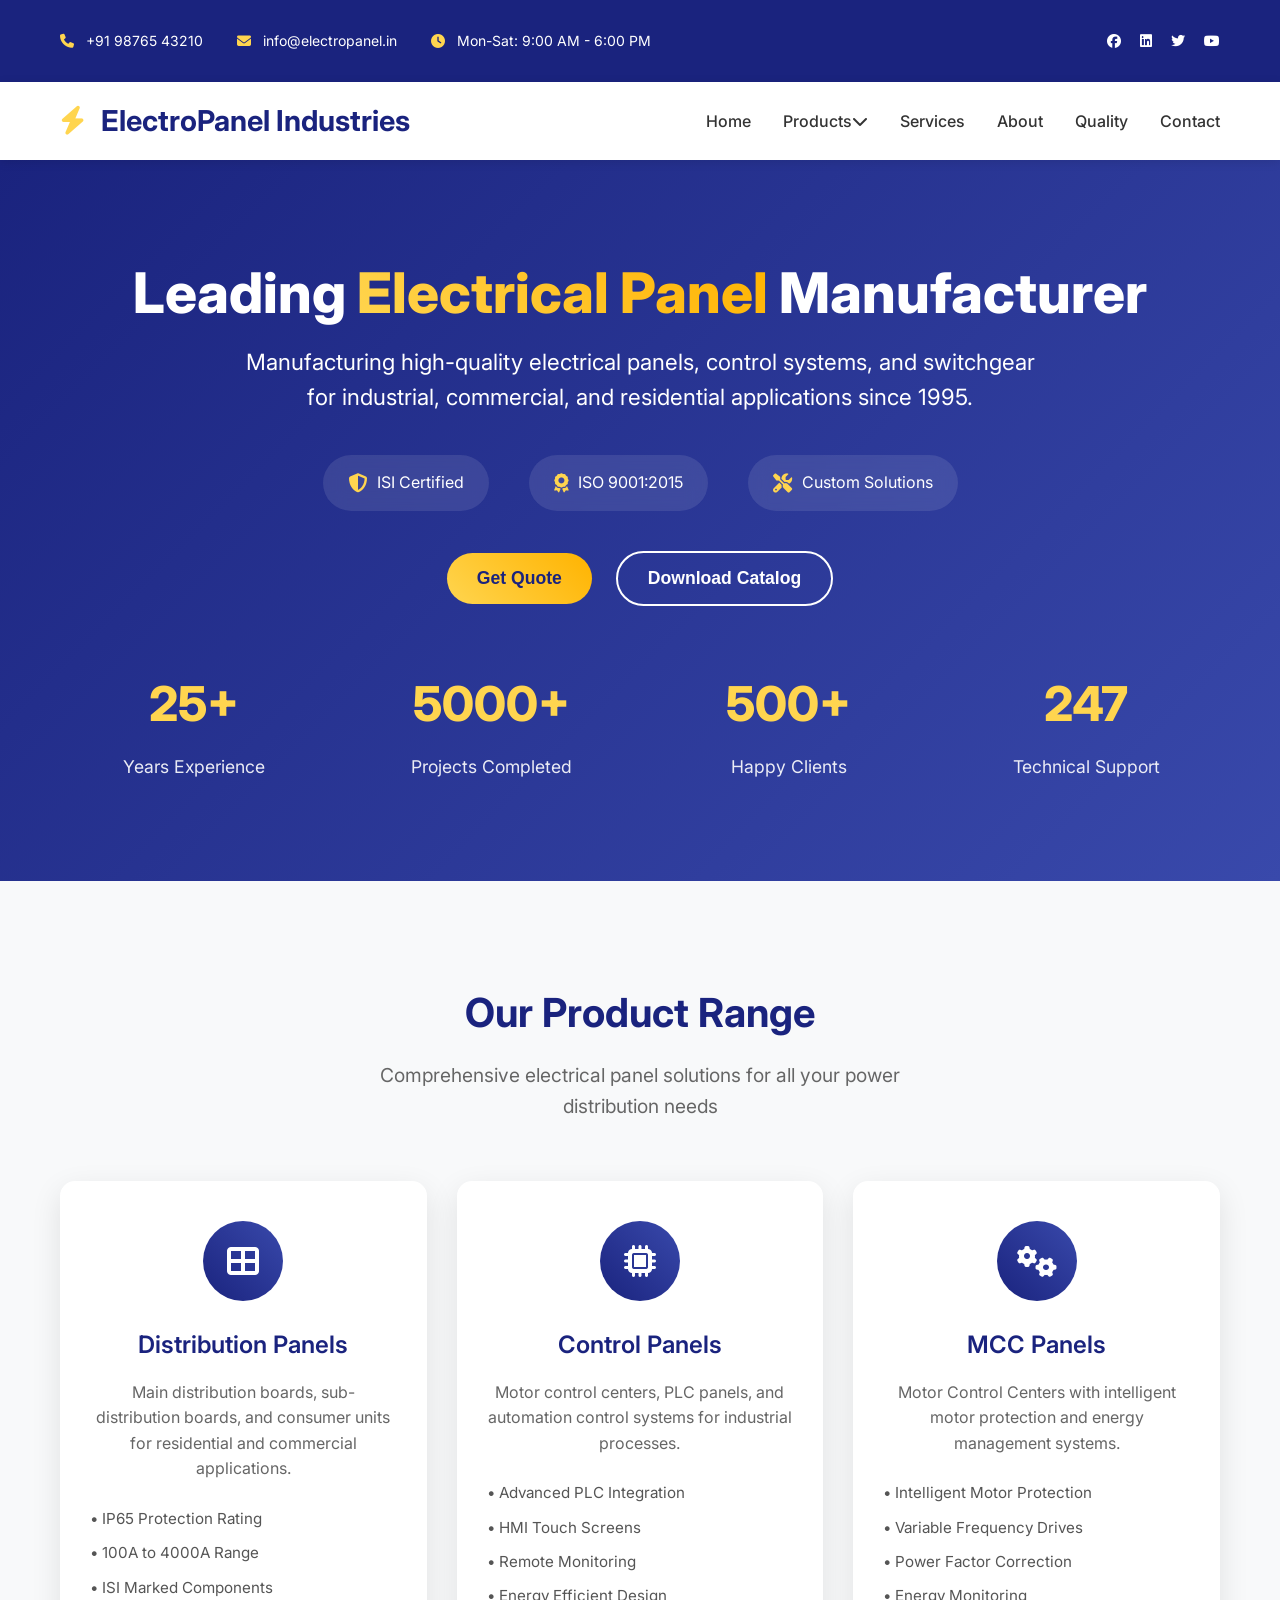
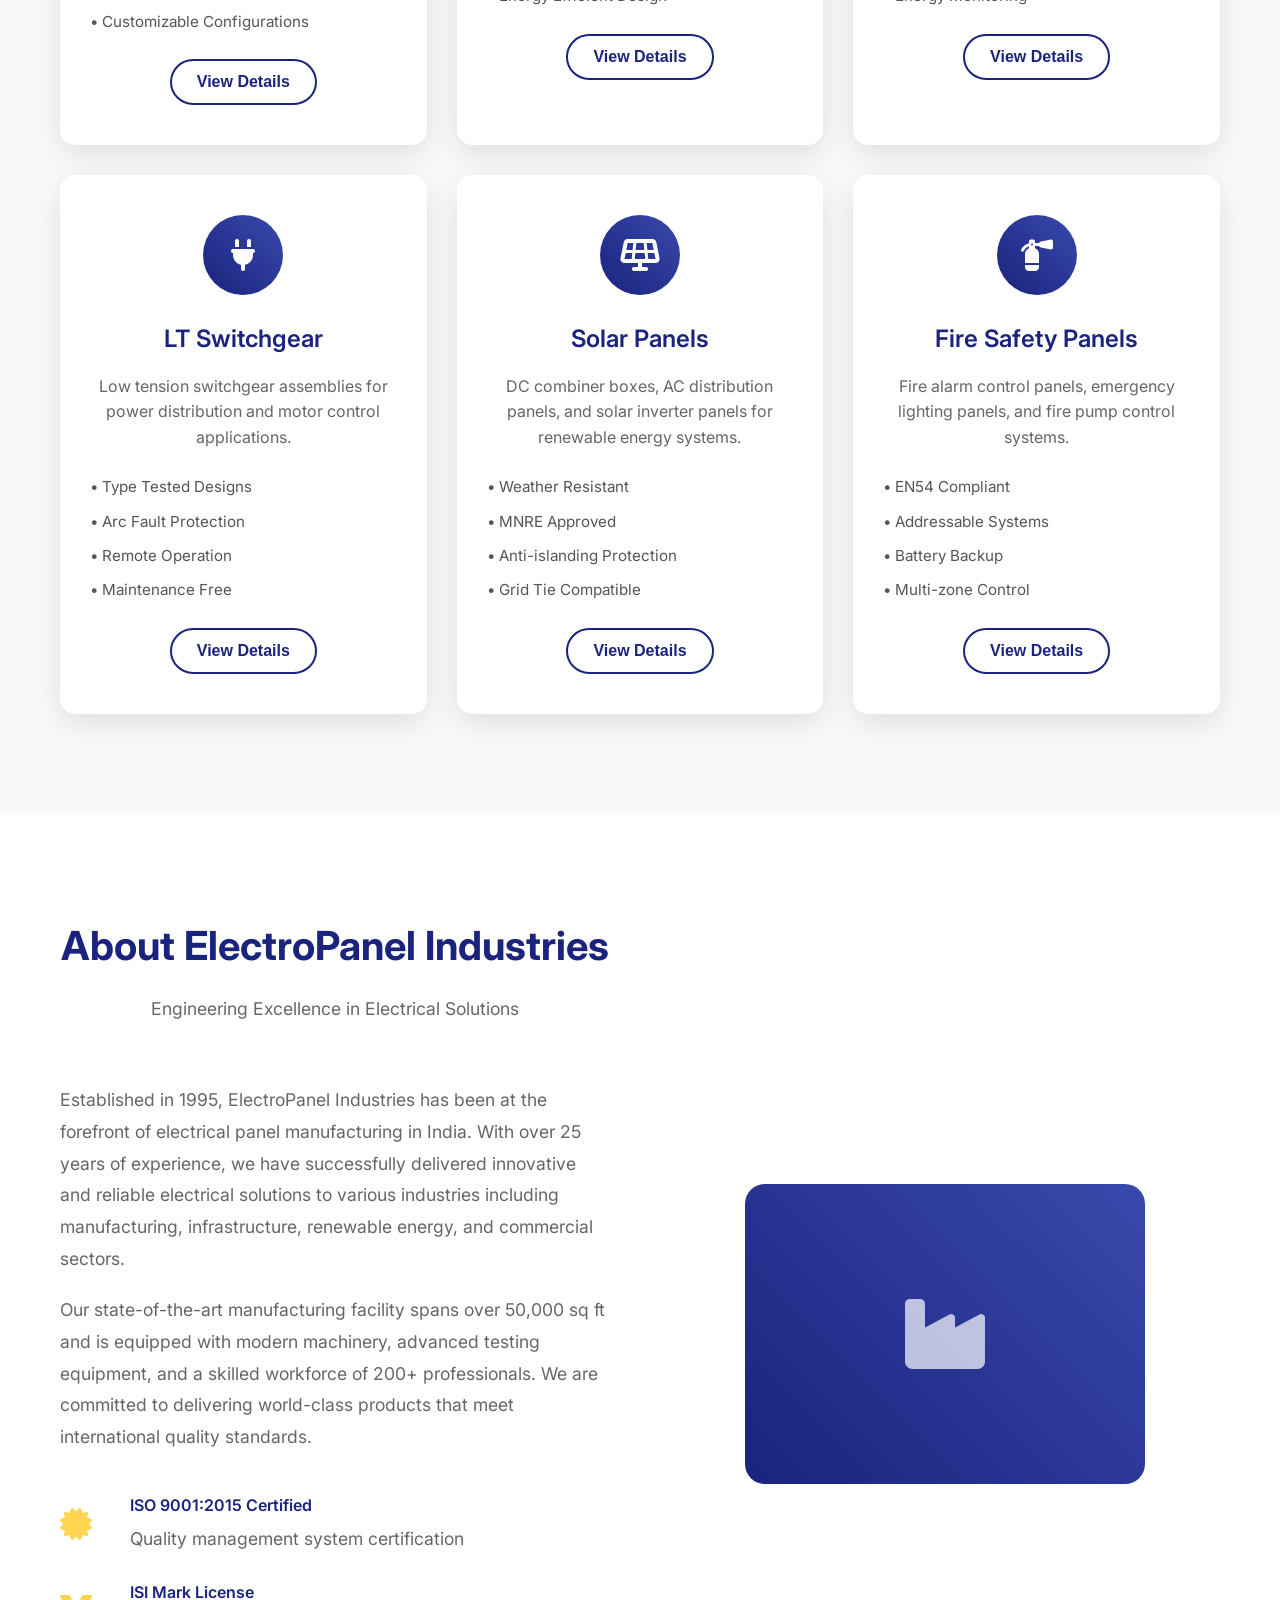
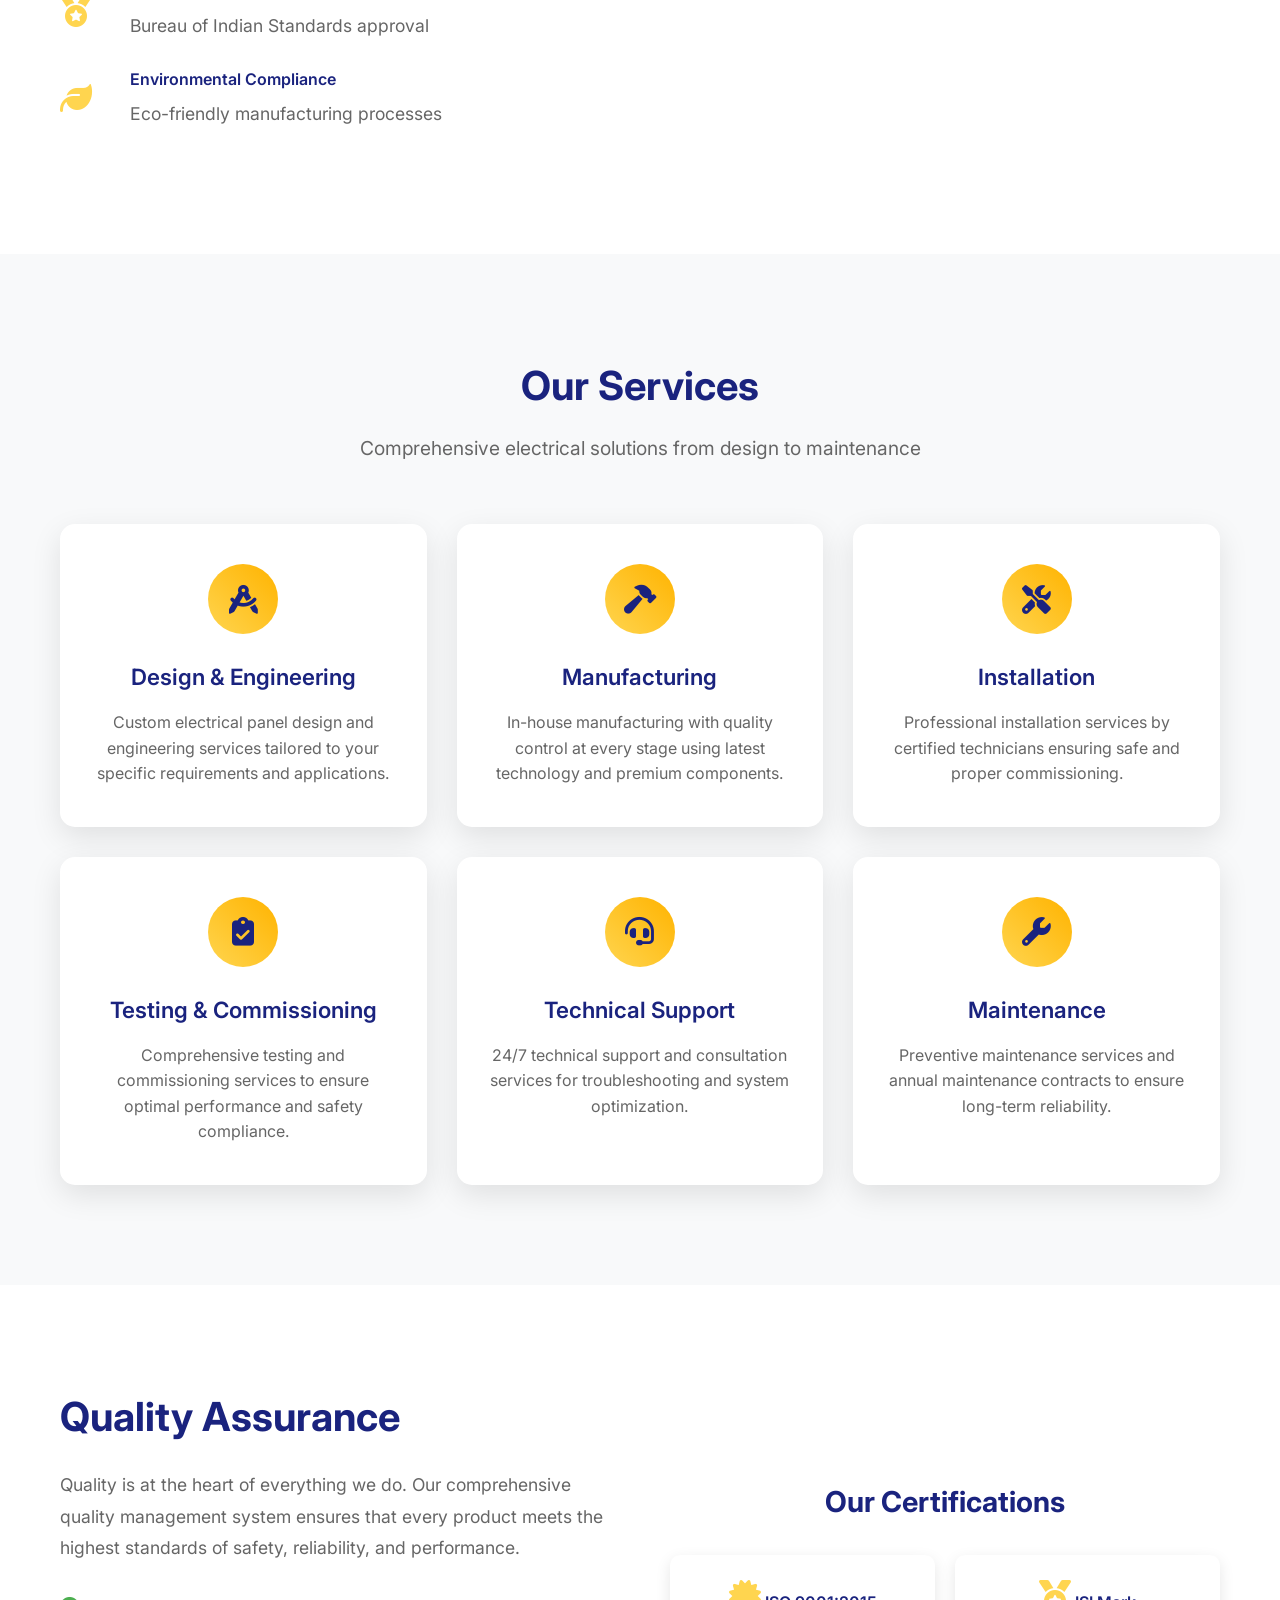
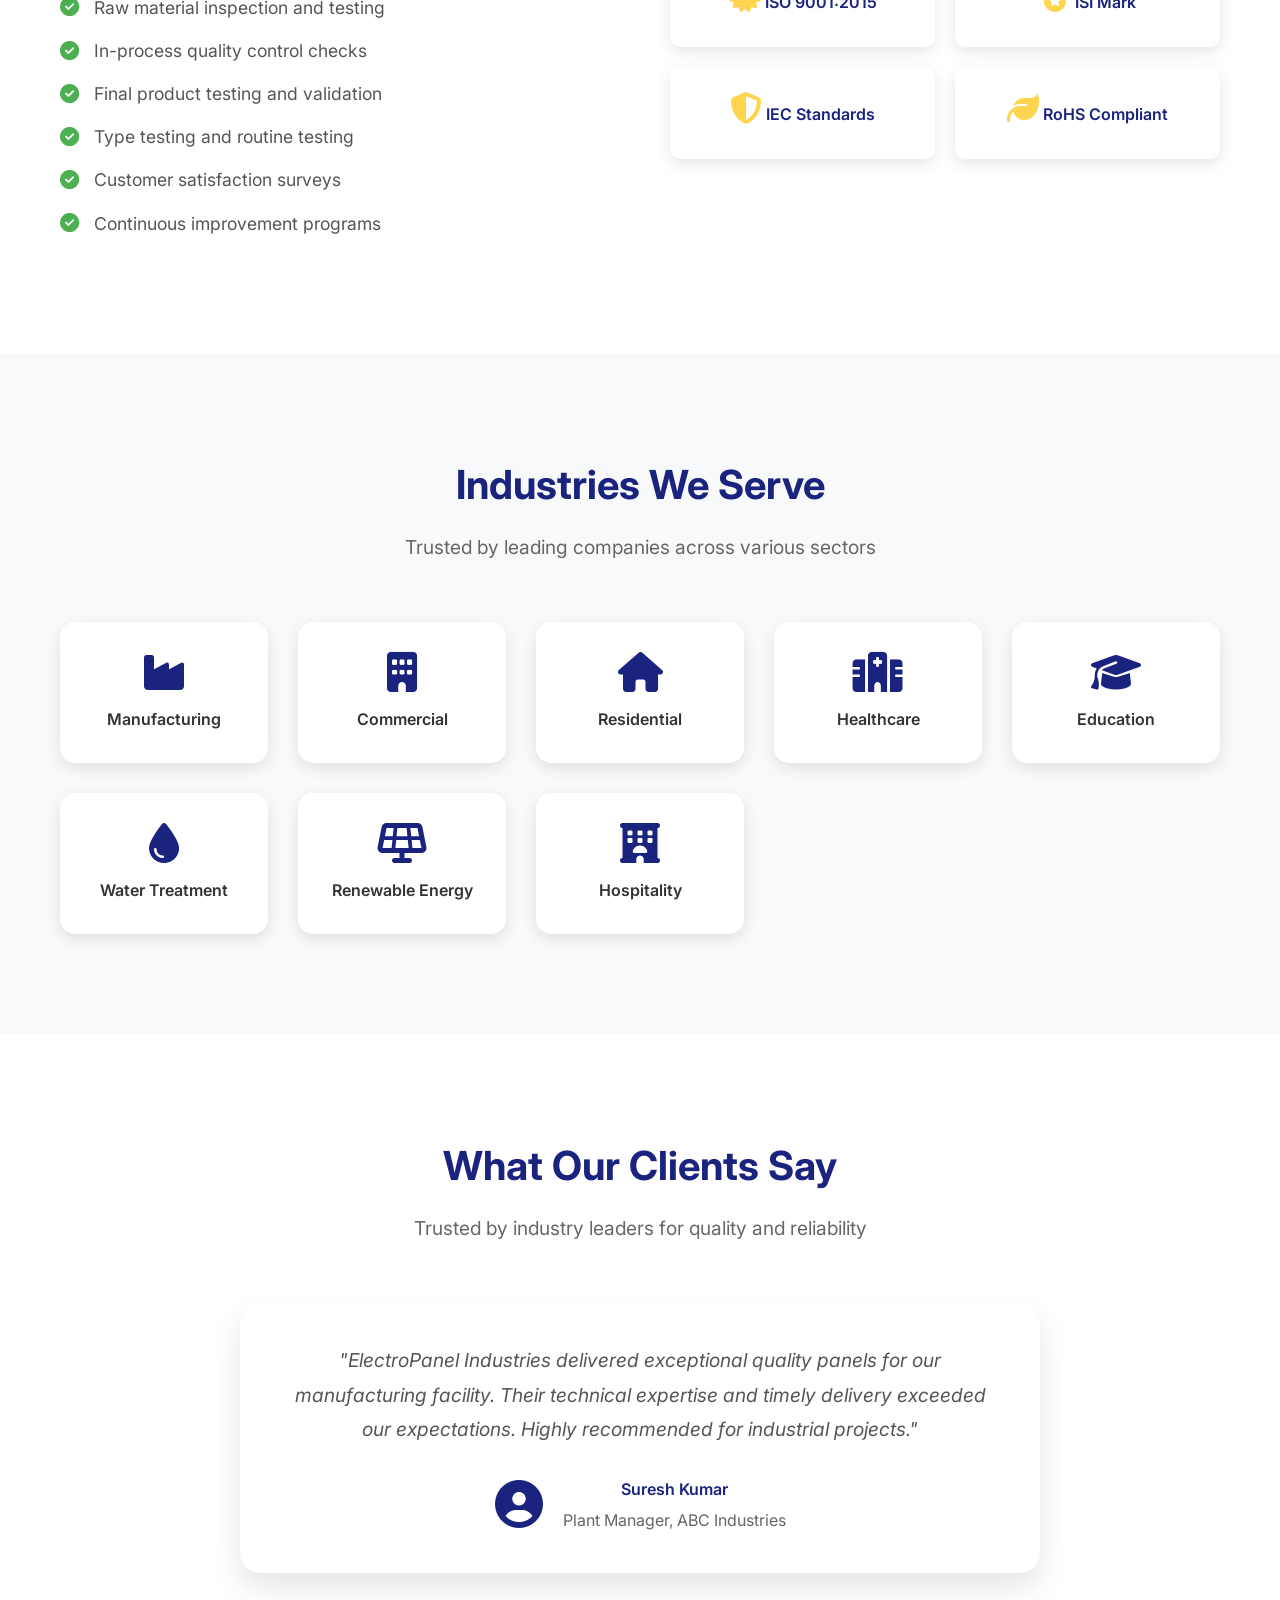
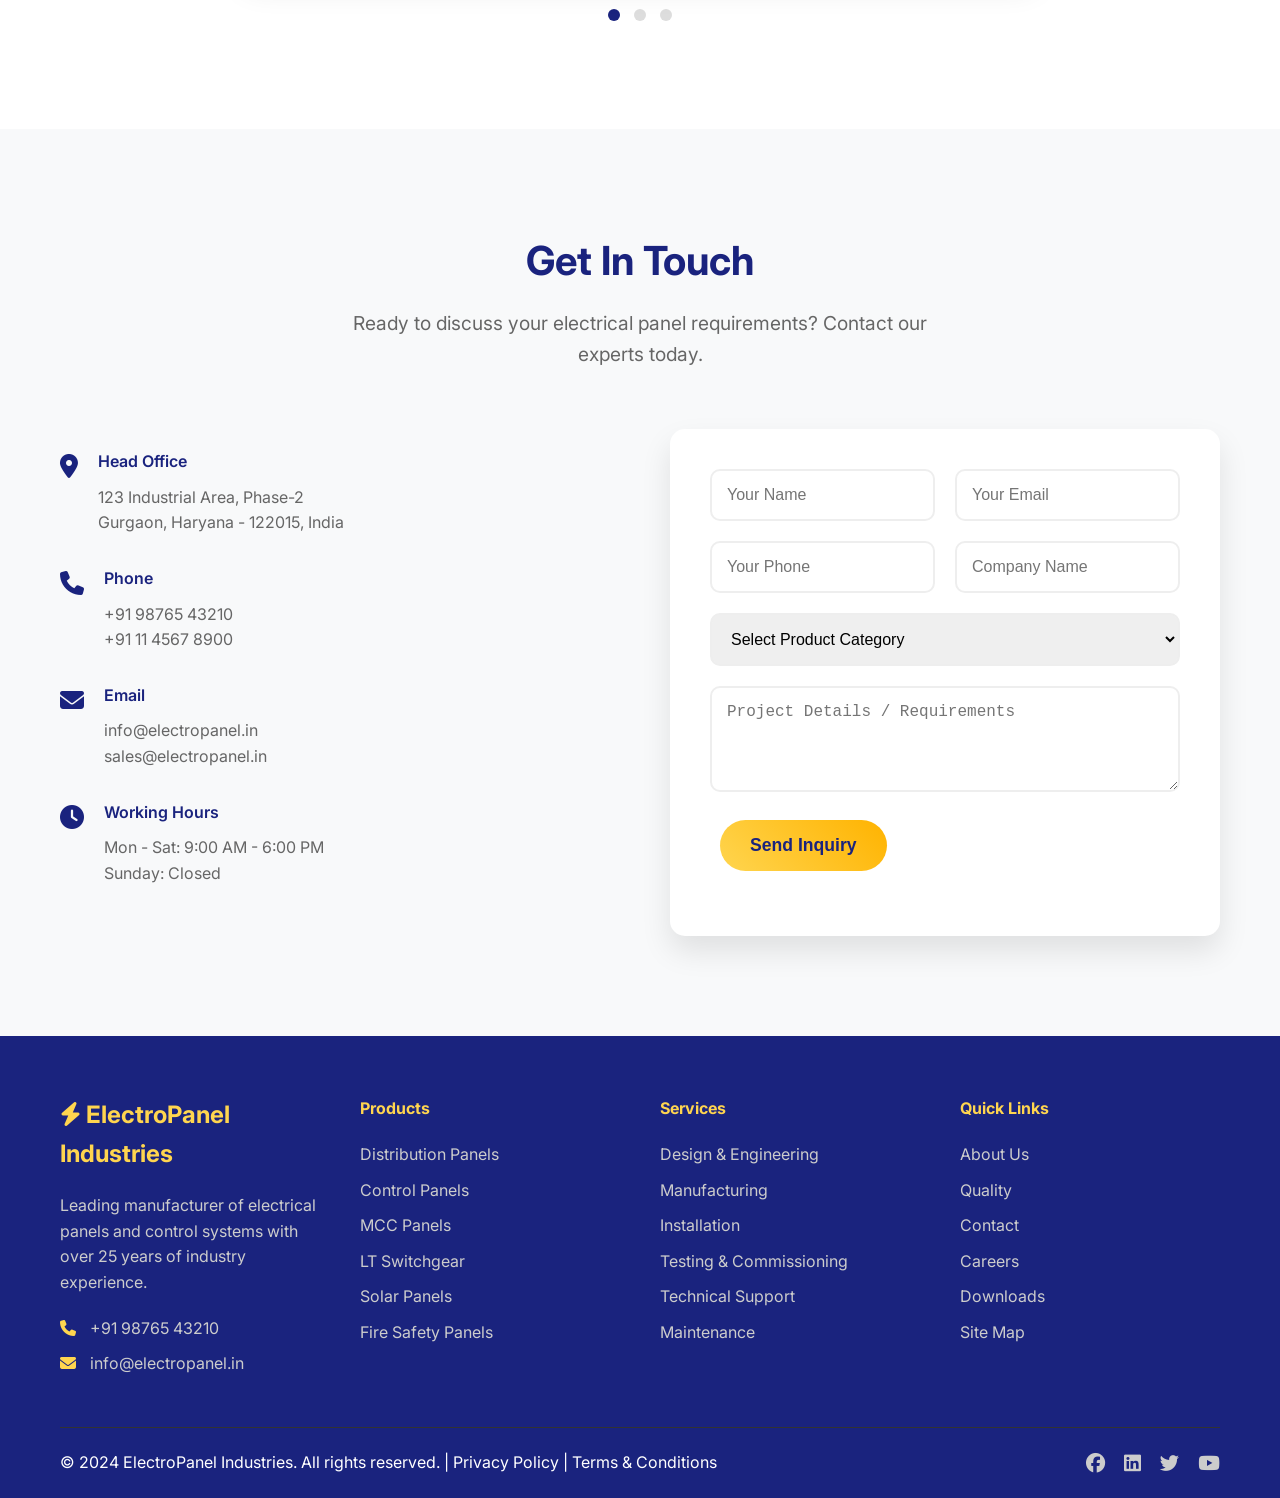
<file: index.html>
<!DOCTYPE html>
<html lang="en">
<head>
    <meta charset="UTF-8">
    <meta name="viewport" content="width=device-width, initial-scale=1.0">
    <title>ElectroPanel Industries - Leading Electrical Panel Manufacturer</title>
    <link rel="stylesheet" href="styles.css">
    <link href="https://fonts.googleapis.com/css2?family=Inter:wght@300;400;500;600;700;800&display=swap" rel="stylesheet">
    <link rel="stylesheet" href="https://cdnjs.cloudflare.com/ajax/libs/font-awesome/6.4.0/css/all.min.css">
</head>
<body>
    <!-- Header -->
    <header class="header">
        <div class="container">
            <div class="header-top">
                <div class="contact-info">
                    <span><i class="fas fa-phone"></i> +91 98765 43210</span>
                    <span><i class="fas fa-envelope"></i> info@electropanel.in</span>
                    <span><i class="fas fa-clock"></i> Mon-Sat: 9:00 AM - 6:00 PM</span>
                </div>
                <div class="social-links">
                    <a href="#"><i class="fab fa-facebook"></i></a>
                    <a href="#"><i class="fab fa-linkedin"></i></a>
                    <a href="#"><i class="fab fa-twitter"></i></a>
                    <a href="#"><i class="fab fa-youtube"></i></a>
                </div>
            </div>
        </div>
    </header>

    <!-- Navigation -->
    <nav class="navbar">
        <div class="nav-container">
            <div class="nav-logo">
                <h2><i class="fas fa-bolt"></i> ElectroPanel Industries</h2>
            </div>
            <ul class="nav-menu">
                <li class="nav-item">
                    <a href="#home" class="nav-link">Home</a>
                </li>
                <li class="nav-item dropdown">
                    <a href="#products" class="nav-link">Products <i class="fas fa-chevron-down"></i></a>
                    <div class="dropdown-menu">
                        <a href="#distribution-panels">Distribution Panels</a>
                        <a href="#control-panels">Control Panels</a>
                        <a href="#mcc-panels">MCC Panels</a>
                        <a href="#switchgear">Switchgear</a>
                    </div>
                </li>
                <li class="nav-item">
                    <a href="#services" class="nav-link">Services</a>
                </li>
                <li class="nav-item">
                    <a href="#about" class="nav-link">About</a>
                </li>
                <li class="nav-item">
                    <a href="#quality" class="nav-link">Quality</a>
                </li>
                <li class="nav-item">
                    <a href="#contact" class="nav-link">Contact</a>
                </li>
            </ul>
            <div class="nav-toggle" id="mobile-menu">
                <span class="bar"></span>
                <span class="bar"></span>
                <span class="bar"></span>
            </div>
        </div>
    </nav>

    <!-- Hero Section -->
    <section id="home" class="hero">
        <div class="hero-container">
            <div class="hero-content">
                <h1 class="hero-title">
                    Leading <span class="gradient-text">Electrical Panel</span> Manufacturer
                </h1>
                <p class="hero-subtitle">
                    Manufacturing high-quality electrical panels, control systems, and switchgear for industrial, commercial, and residential applications since 1995.
                </p>
                <div class="hero-features">
                    <div class="feature">
                        <i class="fas fa-shield-alt"></i>
                        <span>ISI Certified</span>
                    </div>
                    <div class="feature">
                        <i class="fas fa-award"></i>
                        <span>ISO 9001:2015</span>
                    </div>
                    <div class="feature">
                        <i class="fas fa-tools"></i>
                        <span>Custom Solutions</span>
                    </div>
                </div>
                <div class="hero-buttons">
                    <button class="btn btn-primary" onclick="openQuoteModal()">Get Quote</button>
                    <button class="btn btn-secondary">Download Catalog</button>
                </div>
            </div>
            <div class="hero-stats">
                <div class="stat-item">
                    <h3>25+</h3>
                    <p>Years Experience</p>
                </div>
                <div class="stat-item">
                    <h3>5000+</h3>
                    <p>Projects Completed</p>
                </div>
                <div class="stat-item">
                    <h3>500+</h3>
                    <p>Happy Clients</p>
                </div>
                <div class="stat-item">
                    <h3>24/7</h3>
                    <p>Technical Support</p>
                </div>
            </div>
        </div>
    </section>

    <!-- Products Section -->
    <section id="products" class="products">
        <div class="container">
            <div class="section-header">
                <h2>Our Product Range</h2>
                <p>Comprehensive electrical panel solutions for all your power distribution needs</p>
            </div>
            <div class="products-grid">
                <div class="product-card">
                    <div class="product-image">
                        <i class="fas fa-th-large"></i>
                    </div>
                    <h3>Distribution Panels</h3>
                    <p>Main distribution boards, sub-distribution boards, and consumer units for residential and commercial applications.</p>
                    <ul class="product-features">
                        <li>• IP65 Protection Rating</li>
                        <li>• 100A to 4000A Range</li>
                        <li>• ISI Marked Components</li>
                        <li>• Customizable Configurations</li>
                    </ul>
                    <button class="btn btn-outline">View Details</button>
                </div>
                <div class="product-card">
                    <div class="product-image">
                        <i class="fas fa-microchip"></i>
                    </div>
                    <h3>Control Panels</h3>
                    <p>Motor control centers, PLC panels, and automation control systems for industrial processes.</p>
                    <ul class="product-features">
                        <li>• Advanced PLC Integration</li>
                        <li>• HMI Touch Screens</li>
                        <li>• Remote Monitoring</li>
                        <li>• Energy Efficient Design</li>
                    </ul>
                    <button class="btn btn-outline">View Details</button>
                </div>
                <div class="product-card">
                    <div class="product-image">
                        <i class="fas fa-cogs"></i>
                    </div>
                    <h3>MCC Panels</h3>
                    <p>Motor Control Centers with intelligent motor protection and energy management systems.</p>
                    <ul class="product-features">
                        <li>• Intelligent Motor Protection</li>
                        <li>• Variable Frequency Drives</li>
                        <li>• Power Factor Correction</li>
                        <li>• Energy Monitoring</li>
                    </ul>
                    <button class="btn btn-outline">View Details</button>
                </div>
                <div class="product-card">
                    <div class="product-image">
                        <i class="fas fa-plug"></i>
                    </div>
                    <h3>LT Switchgear</h3>
                    <p>Low tension switchgear assemblies for power distribution and motor control applications.</p>
                    <ul class="product-features">
                        <li>• Type Tested Designs</li>
                        <li>• Arc Fault Protection</li>
                        <li>• Remote Operation</li>
                        <li>• Maintenance Free</li>
                    </ul>
                    <button class="btn btn-outline">View Details</button>
                </div>
                <div class="product-card">
                    <div class="product-image">
                        <i class="fas fa-solar-panel"></i>
                    </div>
                    <h3>Solar Panels</h3>
                    <p>DC combiner boxes, AC distribution panels, and solar inverter panels for renewable energy systems.</p>
                    <ul class="product-features">
                        <li>• Weather Resistant</li>
                        <li>• MNRE Approved</li>
                        <li>• Anti-islanding Protection</li>
                        <li>• Grid Tie Compatible</li>
                    </ul>
                    <button class="btn btn-outline">View Details</button>
                </div>
                <div class="product-card">
                    <div class="product-image">
                        <i class="fas fa-fire-extinguisher"></i>
                    </div>
                    <h3>Fire Safety Panels</h3>
                    <p>Fire alarm control panels, emergency lighting panels, and fire pump control systems.</p>
                    <ul class="product-features">
                        <li>• EN54 Compliant</li>
                        <li>• Addressable Systems</li>
                        <li>• Battery Backup</li>
                        <li>• Multi-zone Control</li>
                    </ul>
                    <button class="btn btn-outline">View Details</button>
                </div>
            </div>
        </div>
    </section>

    <!-- About Section -->
    <section id="about" class="about">
        <div class="container">
            <div class="about-content">
                <div class="about-text">
                    <div class="section-header">
                        <h2>About ElectroPanel Industries</h2>
                        <p>Engineering Excellence in Electrical Solutions</p>
                    </div>
                    <p>
                        Established in 1995, ElectroPanel Industries has been at the forefront of electrical panel manufacturing in India. 
                        With over 25 years of experience, we have successfully delivered innovative and reliable electrical solutions 
                        to various industries including manufacturing, infrastructure, renewable energy, and commercial sectors.
                    </p>
                    <p>
                        Our state-of-the-art manufacturing facility spans over 50,000 sq ft and is equipped with modern machinery, 
                        advanced testing equipment, and a skilled workforce of 200+ professionals. We are committed to delivering 
                        world-class products that meet international quality standards.
                    </p>
                    <div class="achievements">
                        <div class="achievement-item">
                            <i class="fas fa-certificate"></i>
                            <div>
                                <h4>ISO 9001:2015 Certified</h4>
                                <p>Quality management system certification</p>
                            </div>
                        </div>
                        <div class="achievement-item">
                            <i class="fas fa-medal"></i>
                            <div>
                                <h4>ISI Mark License</h4>
                                <p>Bureau of Indian Standards approval</p>
                            </div>
                        </div>
                        <div class="achievement-item">
                            <i class="fas fa-leaf"></i>
                            <div>
                                <h4>Environmental Compliance</h4>
                                <p>Eco-friendly manufacturing processes</p>
                            </div>
                        </div>
                    </div>
                </div>
                <div class="about-image">
                    <div class="image-placeholder">
                        <i class="fas fa-industry"></i>
                    </div>
                </div>
            </div>
        </div>
    </section>

    <!-- Services Section -->
    <section id="services" class="services">
        <div class="container">
            <div class="section-header">
                <h2>Our Services</h2>
                <p>Comprehensive electrical solutions from design to maintenance</p>
            </div>
            <div class="services-grid">
                <div class="service-card">
                    <div class="service-icon">
                        <i class="fas fa-drafting-compass"></i>
                    </div>
                    <h3>Design & Engineering</h3>
                    <p>Custom electrical panel design and engineering services tailored to your specific requirements and applications.</p>
                </div>
                <div class="service-card">
                    <div class="service-icon">
                        <i class="fas fa-hammer"></i>
                    </div>
                    <h3>Manufacturing</h3>
                    <p>In-house manufacturing with quality control at every stage using latest technology and premium components.</p>
                </div>
                <div class="service-card">
                    <div class="service-icon">
                        <i class="fas fa-tools"></i>
                    </div>
                    <h3>Installation</h3>
                    <p>Professional installation services by certified technicians ensuring safe and proper commissioning.</p>
                </div>
                <div class="service-card">
                    <div class="service-icon">
                        <i class="fas fa-clipboard-check"></i>
                    </div>
                    <h3>Testing & Commissioning</h3>
                    <p>Comprehensive testing and commissioning services to ensure optimal performance and safety compliance.</p>
                </div>
                <div class="service-card">
                    <div class="service-icon">
                        <i class="fas fa-headset"></i>
                    </div>
                    <h3>Technical Support</h3>
                    <p>24/7 technical support and consultation services for troubleshooting and system optimization.</p>
                </div>
                <div class="service-card">
                    <div class="service-icon">
                        <i class="fas fa-wrench"></i>
                    </div>
                    <h3>Maintenance</h3>
                    <p>Preventive maintenance services and annual maintenance contracts to ensure long-term reliability.</p>
                </div>
            </div>
        </div>
    </section>

    <!-- Quality Section -->
    <section id="quality" class="quality">
        <div class="container">
            <div class="quality-content">
                <div class="quality-text">
                    <h2>Quality Assurance</h2>
                    <p>
                        Quality is at the heart of everything we do. Our comprehensive quality management system ensures 
                        that every product meets the highest standards of safety, reliability, and performance.
                    </p>
                    <div class="quality-features">
                        <div class="quality-item">
                            <i class="fas fa-check-circle"></i>
                            <span>Raw material inspection and testing</span>
                        </div>
                        <div class="quality-item">
                            <i class="fas fa-check-circle"></i>
                            <span>In-process quality control checks</span>
                        </div>
                        <div class="quality-item">
                            <i class="fas fa-check-circle"></i>
                            <span>Final product testing and validation</span>
                        </div>
                        <div class="quality-item">
                            <i class="fas fa-check-circle"></i>
                            <span>Type testing and routine testing</span>
                        </div>
                        <div class="quality-item">
                            <i class="fas fa-check-circle"></i>
                            <span>Customer satisfaction surveys</span>
                        </div>
                        <div class="quality-item">
                            <i class="fas fa-check-circle"></i>
                            <span>Continuous improvement programs</span>
                        </div>
                    </div>
                </div>
                <div class="certifications">
                    <h3>Our Certifications</h3>
                    <div class="cert-grid">
                        <div class="cert-item">
                            <i class="fas fa-certificate"></i>
                            <span>ISO 9001:2015</span>
                        </div>
                        <div class="cert-item">
                            <i class="fas fa-medal"></i>
                            <span>ISI Mark</span>
                        </div>
                        <div class="cert-item">
                            <i class="fas fa-shield-alt"></i>
                            <span>IEC Standards</span>
                        </div>
                        <div class="cert-item">
                            <i class="fas fa-leaf"></i>
                            <span>RoHS Compliant</span>
                        </div>
                    </div>
                </div>
            </div>
        </div>
    </section>

    <!-- Industries Section -->
    <section class="industries">
        <div class="container">
            <div class="section-header">
                <h2>Industries We Serve</h2>
                <p>Trusted by leading companies across various sectors</p>
            </div>
            <div class="industries-grid">
                <div class="industry-item">
                    <i class="fas fa-industry"></i>
                    <h4>Manufacturing</h4>
                </div>
                <div class="industry-item">
                    <i class="fas fa-building"></i>
                    <h4>Commercial</h4>
                </div>
                <div class="industry-item">
                    <i class="fas fa-home"></i>
                    <h4>Residential</h4>
                </div>
                <div class="industry-item">
                    <i class="fas fa-hospital"></i>
                    <h4>Healthcare</h4>
                </div>
                <div class="industry-item">
                    <i class="fas fa-graduation-cap"></i>
                    <h4>Education</h4>
                </div>
                <div class="industry-item">
                    <i class="fas fa-tint"></i>
                    <h4>Water Treatment</h4>
                </div>
                <div class="industry-item">
                    <i class="fas fa-solar-panel"></i>
                    <h4>Renewable Energy</h4>
                </div>
                <div class="industry-item">
                    <i class="fas fa-hotel"></i>
                    <h4>Hospitality</h4>
                </div>
            </div>
        </div>
    </section>

    <!-- Testimonials Section -->
    <section class="testimonials">
        <div class="container">
            <div class="section-header">
                <h2>What Our Clients Say</h2>
                <p>Trusted by industry leaders for quality and reliability</p>
            </div>
            <div class="testimonials-slider">
                <div class="testimonial-card active">
                    <div class="testimonial-content">
                        <p>"ElectroPanel Industries delivered exceptional quality panels for our manufacturing facility. Their technical expertise and timely delivery exceeded our expectations. Highly recommended for industrial projects."</p>
                    </div>
                    <div class="testimonial-author">
                        <div class="author-image">
                            <i class="fas fa-user-circle"></i>
                        </div>
                        <div class="author-info">
                            <h4>Suresh Kumar</h4>
                            <p>Plant Manager, ABC Industries</p>
                        </div>
                    </div>
                </div>
                <div class="testimonial-card">
                    <div class="testimonial-content">
                        <p>"Outstanding service and product quality. The team at ElectroPanel provided comprehensive solutions for our commercial complex. Their after-sales support is remarkable."</p>
                    </div>
                    <div class="testimonial-author">
                        <div class="author-image">
                            <i class="fas fa-user-circle"></i>
                        </div>
                        <div class="author-info">
                            <h4>Meera Reddy</h4>
                            <p>Project Director, XYZ Developers</p>
                        </div>
                    </div>
                </div>
                <div class="testimonial-card">
                    <div class="testimonial-content">
                        <p>"We have been working with ElectroPanel for over 5 years. Their consistent quality, competitive pricing, and reliable service make them our preferred electrical panel supplier."</p>
                    </div>
                    <div class="testimonial-author">
                        <div class="author-image">
                            <i class="fas fa-user-circle"></i>
                        </div>
                        <div class="author-info">
                            <h4>Rajesh Patel</h4>
                            <p>Electrical Consultant, Power Solutions</p>
                        </div>
                    </div>
                </div>
            </div>
            <div class="testimonial-dots">
                <span class="dot active" onclick="currentSlide(1)"></span>
                <span class="dot" onclick="currentSlide(2)"></span>
                <span class="dot" onclick="currentSlide(3)"></span>
            </div>
        </div>
    </section>

    <!-- Contact Section -->
    <section id="contact" class="contact">
        <div class="container">
            <div class="section-header">
                <h2>Get In Touch</h2>
                <p>Ready to discuss your electrical panel requirements? Contact our experts today.</p>
            </div>
            <div class="contact-content">
                <div class="contact-info">
                    <div class="contact-item">
                        <i class="fas fa-map-marker-alt"></i>
                        <div>
                            <h4>Head Office</h4>
                            <p>123 Industrial Area, Phase-2<br>Gurgaon, Haryana - 122015, India</p>
                        </div>
                    </div>
                    <div class="contact-item">
                        <i class="fas fa-phone"></i>
                        <div>
                            <h4>Phone</h4>
                            <p>+91 98765 43210<br>+91 11 4567 8900</p>
                        </div>
                    </div>
                    <div class="contact-item">
                        <i class="fas fa-envelope"></i>
                        <div>
                            <h4>Email</h4>
                            <p>info@electropanel.in<br>sales@electropanel.in</p>
                        </div>
                    </div>
                    <div class="contact-item">
                        <i class="fas fa-clock"></i>
                        <div>
                            <h4>Working Hours</h4>
                            <p>Mon - Sat: 9:00 AM - 6:00 PM<br>Sunday: Closed</p>
                        </div>
                    </div>
                </div>
                <form class="contact-form">
                    <div class="form-row">
                        <div class="form-group">
                            <input type="text" placeholder="Your Name" required>
                        </div>
                        <div class="form-group">
                            <input type="email" placeholder="Your Email" required>
                        </div>
                    </div>
                    <div class="form-row">
                        <div class="form-group">
                            <input type="tel" placeholder="Your Phone" required>
                        </div>
                        <div class="form-group">
                            <input type="text" placeholder="Company Name" required>
                        </div>
                    </div>
                    <div class="form-group">
                        <select required>
                            <option value="">Select Product Category</option>
                            <option value="distribution-panels">Distribution Panels</option>
                            <option value="control-panels">Control Panels</option>
                            <option value="mcc-panels">MCC Panels</option>
                            <option value="switchgear">LT Switchgear</option>
                            <option value="solar-panels">Solar Panels</option>
                            <option value="fire-safety">Fire Safety Panels</option>
                        </select>
                    </div>
                    <div class="form-group">
                        <textarea placeholder="Project Details / Requirements" rows="4" required></textarea>
                    </div>
                    <button type="submit" class="btn btn-primary">Send Inquiry</button>
                </form>
            </div>
        </div>
    </section>

    <!-- Footer -->
    <footer class="footer">
        <div class="container">
            <div class="footer-content">
                <div class="footer-section">
                    <h3><i class="fas fa-bolt"></i> ElectroPanel Industries</h3>
                    <p>Leading manufacturer of electrical panels and control systems with over 25 years of industry experience.</p>
                    <div class="footer-contact">
                        <p><i class="fas fa-phone"></i> +91 98765 43210</p>
                        <p><i class="fas fa-envelope"></i> info@electropanel.in</p>
                    </div>
                </div>
                <div class="footer-section">
                    <h4>Products</h4>
                    <ul>
                        <li><a href="#">Distribution Panels</a></li>
                        <li><a href="#">Control Panels</a></li>
                        <li><a href="#">MCC Panels</a></li>
                        <li><a href="#">LT Switchgear</a></li>
                        <li><a href="#">Solar Panels</a></li>
                        <li><a href="#">Fire Safety Panels</a></li>
                    </ul>
                </div>
                <div class="footer-section">
                    <h4>Services</h4>
                    <ul>
                        <li><a href="#">Design & Engineering</a></li>
                        <li><a href="#">Manufacturing</a></li>
                        <li><a href="#">Installation</a></li>
                        <li><a href="#">Testing & Commissioning</a></li>
                        <li><a href="#">Technical Support</a></li>
                        <li><a href="#">Maintenance</a></li>
                    </ul>
                </div>
                <div class="footer-section">
                    <h4>Quick Links</h4>
                    <ul>
                        <li><a href="#about">About Us</a></li>
                        <li><a href="#quality">Quality</a></li>
                        <li><a href="#contact">Contact</a></li>
                        <li><a href="#">Careers</a></li>
                        <li><a href="#">Downloads</a></li>
                        <li><a href="#">Site Map</a></li>
                    </ul>
                </div>
            </div>
            <div class="footer-bottom">
                <p>&copy; 2024 ElectroPanel Industries. All rights reserved. | Privacy Policy | Terms & Conditions</p>
                <div class="social-links">
                    <a href="#"><i class="fab fa-facebook"></i></a>
                    <a href="#"><i class="fab fa-linkedin"></i></a>
                    <a href="#"><i class="fab fa-twitter"></i></a>
                    <a href="#"><i class="fab fa-youtube"></i></a>
                </div>
            </div>
        </div>
    </footer>

    <!-- Quote Modal -->
    <div id="quoteModal" class="modal">
        <div class="modal-content">
            <span class="close">&times;</span>
            <h2>Request a Quote</h2>
            <p>Fill out the form below and our team will get back to you with a detailed quote.</p>
            <form class="modal-form">
                <div class="form-row">
                    <div class="form-group">
                        <input type="text" placeholder="Your Name" required>
                    </div>
                    <div class="form-group">
                        <input type="email" placeholder="Your Email" required>
                    </div>
                </div>
                <div class="form-row">
                    <div class="form-group">
                        <input type="tel" placeholder="Your Phone" required>
                    </div>
                    <div class="form-group">
                        <input type="text" placeholder="Company Name" required>
                    </div>
                </div>
                <div class="form-group">
                    <select required>
                        <option value="">Select Product Type</option>
                        <option value="distribution">Distribution Panels</option>
                        <option value="control">Control Panels</option>
                        <option value="mcc">MCC Panels</option>
                        <option value="switchgear">LT Switchgear</option>
                        <option value="solar">Solar Panels</option>
                        <option value="fire">Fire Safety Panels</option>
                    </select>
                </div>
                <div class="form-row">
                    <div class="form-group">
                        <input type="text" placeholder="Voltage Rating (e.g., 415V)" required>
                    </div>
                    <div class="form-group">
                        <input type="text" placeholder="Current Rating (e.g., 100A)" required>
                    </div>
                </div>
                <div class="form-group">
                    <input type="number" placeholder="Quantity Required" required>
                </div>
                <div class="form-group">
                    <textarea placeholder="Technical Specifications / Special Requirements" rows="3" required></textarea>
                </div>
                <button type="submit" class="btn btn-primary">Submit Quote Request</button>
            </form>
        </div>
    </div>

    <script src="script.js"></script>
</body>
</html>
</file>
<file: styles.css>
/* Reset and Base Styles */
* {
    margin: 0;
    padding: 0;
    box-sizing: border-box;
}

html {
    scroll-behavior: smooth;
}

body {
    font-family: 'Inter', sans-serif;
    line-height: 1.6;
    color: #333;
    overflow-x: hidden;
}

.container {
    max-width: 1200px;
    margin: 0 auto;
    padding: 0 20px;
}

/* Header Styles */
.header {
    background: #1a237e;
    color: white;
    padding: 10px 0;
    font-size: 14px;
}

.header-top {
    display: flex;
    justify-content: space-between;
    align-items: center;
}

.contact-info span {
    margin-right: 30px;
}

.contact-info i {
    margin-right: 8px;
    color: #ffd54f;
}

.social-links a {
    color: white;
    margin-left: 15px;
    text-decoration: none;
    transition: color 0.3s ease;
}

.social-links a:hover {
    color: #ffd54f;
}

/* Navigation Styles */
.navbar {
    background: #fff;
    box-shadow: 0 2px 10px rgba(0,0,0,0.1);
    position: sticky;
    top: 0;
    z-index: 1000;
}

.nav-container {
    display: flex;
    justify-content: space-between;
    align-items: center;
    padding: 1rem 20px;
    max-width: 1200px;
    margin: 0 auto;
}

.nav-logo h2 {
    color: #1a237e;
    font-weight: 700;
    font-size: 1.8rem;
}

.nav-logo i {
    color: #ffd54f;
    margin-right: 10px;
}

.nav-menu {
    display: flex;
    list-style: none;
    margin: 0;
    padding: 0;
}

.nav-item {
    margin-left: 2rem;
    position: relative;
}

.nav-link {
    text-decoration: none;
    color: #333;
    font-weight: 500;
    transition: color 0.3s ease;
    display: flex;
    align-items: center;
}

.nav-link:hover {
    color: #1a237e;
}

.dropdown-menu {
    position: absolute;
    top: 100%;
    left: 0;
    background: white;
    box-shadow: 0 5px 15px rgba(0,0,0,0.1);
    border-radius: 8px;
    min-width: 200px;
    opacity: 0;
    visibility: hidden;
    transform: translateY(-10px);
    transition: all 0.3s ease;
    z-index: 1000;
}

.dropdown:hover .dropdown-menu {
    opacity: 1;
    visibility: visible;
    transform: translateY(0);
}

.dropdown-menu a {
    display: block;
    padding: 12px 20px;
    color: #333;
    text-decoration: none;
    transition: background 0.3s ease;
}

.dropdown-menu a:hover {
    background: #f5f5f5;
    color: #1a237e;
}

.nav-toggle {
    display: none;
    flex-direction: column;
    cursor: pointer;
}

.bar {
    width: 25px;
    height: 3px;
    background: #333;
    margin: 3px 0;
    transition: 0.3s;
}

/* Hero Section */
.hero {
    background: linear-gradient(135deg, #1a237e 0%, #3949ab 100%);
    color: white;
    padding: 100px 0;
    text-align: center;
}

.hero-container {
    max-width: 1200px;
    margin: 0 auto;
    padding: 0 20px;
}

.hero-title {
    font-size: 3.5rem;
    font-weight: 800;
    margin-bottom: 1rem;
    line-height: 1.2;
}

.gradient-text {
    background: linear-gradient(45deg, #ffd54f, #ffb300);
    -webkit-background-clip: text;
    -webkit-text-fill-color: transparent;
    background-clip: text;
}

.hero-subtitle {
    font-size: 1.4rem;
    margin-bottom: 2rem;
    max-width: 800px;
    margin-left: auto;
    margin-right: auto;
}

.hero-features {
    display: flex;
    justify-content: center;
    gap: 40px;
    margin: 40px 0;
}

.feature {
    display: flex;
    align-items: center;
    background: rgba(255, 255, 255, 0.1);
    padding: 15px 25px;
    border-radius: 50px;
    backdrop-filter: blur(10px);
}

.feature i {
    font-size: 1.2rem;
    margin-right: 10px;
    color: #ffd54f;
}

.hero-buttons {
    margin: 40px 0;
}

.btn {
    padding: 15px 30px;
    font-size: 1.1rem;
    font-weight: 600;
    border: none;
    border-radius: 50px;
    cursor: pointer;
    text-decoration: none;
    display: inline-block;
    margin: 0 10px;
    transition: all 0.3s ease;
}

.btn-primary {
    background: linear-gradient(45deg, #ffd54f, #ffb300);
    color: #1a237e;
}

.btn-primary:hover {
    transform: translateY(-2px);
    box-shadow: 0 10px 25px rgba(255, 213, 79, 0.3);
}

.btn-secondary {
    background: transparent;
    color: white;
    border: 2px solid white;
}

.btn-secondary:hover {
    background: white;
    color: #1a237e;
}

.btn-outline {
    background: transparent;
    color: #1a237e;
    border: 2px solid #1a237e;
    padding: 12px 25px;
    font-size: 1rem;
}

.btn-outline:hover {
    background: #1a237e;
    color: white;
}

.hero-stats {
    display: grid;
    grid-template-columns: repeat(auto-fit, minmax(200px, 1fr));
    gap: 30px;
    margin-top: 60px;
}

.stat-item {
    text-align: center;
}

.stat-item h3 {
    font-size: 3rem;
    font-weight: 800;
    color: #ffd54f;
    margin-bottom: 10px;
}

.stat-item p {
    font-size: 1.1rem;
    opacity: 0.9;
}

/* Section Headers */
.section-header {
    text-align: center;
    margin-bottom: 60px;
}

.section-header h2 {
    font-size: 2.5rem;
    font-weight: 700;
    color: #1a237e;
    margin-bottom: 15px;
}

.section-header p {
    font-size: 1.2rem;
    color: #666;
    max-width: 600px;
    margin: 0 auto;
}

/* Products Section */
.products {
    padding: 100px 0;
    background: #f8f9fa;
}

.products-grid {
    display: grid;
    grid-template-columns: repeat(auto-fit, minmax(350px, 1fr));
    gap: 30px;
}

.product-card {
    background: white;
    border-radius: 15px;
    padding: 40px 30px;
    box-shadow: 0 10px 30px rgba(0,0,0,0.1);
    transition: transform 0.3s ease, box-shadow 0.3s ease;
    text-align: center;
}

.product-card:hover {
    transform: translateY(-10px);
    box-shadow: 0 20px 40px rgba(0,0,0,0.15);
}

.product-image {
    width: 80px;
    height: 80px;
    background: linear-gradient(45deg, #1a237e, #3949ab);
    border-radius: 50%;
    display: flex;
    align-items: center;
    justify-content: center;
    margin: 0 auto 25px;
}

.product-image i {
    font-size: 2rem;
    color: white;
}

.product-card h3 {
    font-size: 1.5rem;
    color: #1a237e;
    margin-bottom: 15px;
    font-weight: 600;
}

.product-card p {
    color: #666;
    margin-bottom: 20px;
    line-height: 1.6;
}

.product-features {
    list-style: none;
    text-align: left;
    margin: 20px 0;
}

.product-features li {
    padding: 5px 0;
    color: #555;
    font-size: 0.95rem;
}

/* About Section */
.about {
    padding: 100px 0;
}

.about-content {
    display: grid;
    grid-template-columns: 1fr 1fr;
    gap: 60px;
    align-items: center;
}

.about-text h3 {
    font-size: 2rem;
    color: #1a237e;
    margin-bottom: 20px;
    font-weight: 600;
}

.about-text p {
    font-size: 1.1rem;
    color: #666;
    margin-bottom: 20px;
    line-height: 1.8;
}

.achievements {
    margin-top: 40px;
}

.achievement-item {
    display: flex;
    align-items: center;
    margin-bottom: 25px;
}

.achievement-item i {
    font-size: 2rem;
    color: #ffd54f;
    margin-right: 20px;
    width: 50px;
}

.achievement-item h4 {
    color: #1a237e;
    font-weight: 600;
    margin-bottom: 5px;
}

.achievement-item p {
    color: #666;
    margin: 0;
}

.about-image {
    text-align: center;
}

.image-placeholder {
    width: 400px;
    height: 300px;
    background: linear-gradient(45deg, #1a237e, #3949ab);
    border-radius: 20px;
    display: flex;
    align-items: center;
    justify-content: center;
    margin: 0 auto;
}

.image-placeholder i {
    font-size: 5rem;
    color: white;
    opacity: 0.7;
}

/* Services Section */
.services {
    padding: 100px 0;
    background: #f8f9fa;
}

.services-grid {
    display: grid;
    grid-template-columns: repeat(auto-fit, minmax(350px, 1fr));
    gap: 30px;
}

.service-card {
    background: white;
    padding: 40px 30px;
    border-radius: 15px;
    box-shadow: 0 10px 30px rgba(0,0,0,0.1);
    transition: transform 0.3s ease;
    text-align: center;
}

.service-card:hover {
    transform: translateY(-5px);
}

.service-icon {
    width: 70px;
    height: 70px;
    background: linear-gradient(45deg, #ffd54f, #ffb300);
    border-radius: 50%;
    display: flex;
    align-items: center;
    justify-content: center;
    margin: 0 auto 25px;
}

.service-icon i {
    font-size: 1.8rem;
    color: #1a237e;
}

.service-card h3 {
    font-size: 1.4rem;
    color: #1a237e;
    margin-bottom: 15px;
    font-weight: 600;
}

.service-card p {
    color: #666;
    line-height: 1.6;
}

/* Quality Section */
.quality {
    padding: 100px 0;
}

.quality-content {
    display: grid;
    grid-template-columns: 1fr 1fr;
    gap: 60px;
    align-items: center;
}

.quality-text h2 {
    font-size: 2.5rem;
    color: #1a237e;
    margin-bottom: 20px;
    font-weight: 700;
}

.quality-text p {
    font-size: 1.1rem;
    color: #666;
    margin-bottom: 30px;
    line-height: 1.8;
}

.quality-features {
    list-style: none;
}

.quality-item {
    display: flex;
    align-items: center;
    margin-bottom: 15px;
}

.quality-item i {
    color: #4caf50;
    margin-right: 15px;
    font-size: 1.2rem;
}

.quality-item span {
    color: #555;
    font-size: 1.1rem;
}

.certifications h3 {
    font-size: 1.8rem;
    color: #1a237e;
    margin-bottom: 30px;
    text-align: center;
}

.cert-grid {
    display: grid;
    grid-template-columns: repeat(2, 1fr);
    gap: 20px;
}

.cert-item {
    background: white;
    padding: 25px;
    border-radius: 10px;
    box-shadow: 0 5px 15px rgba(0,0,0,0.1);
    text-align: center;
    transition: transform 0.3s ease;
}

.cert-item:hover {
    transform: translateY(-5px);
}

.cert-item i {
    font-size: 2rem;
    color: #ffd54f;
    margin-bottom: 10px;
}

.cert-item span {
    font-weight: 600;
    color: #1a237e;
}

/* Industries Section */
.industries {
    padding: 100px 0;
    background: #f8f9fa;
}

.industries-grid {
    display: grid;
    grid-template-columns: repeat(auto-fit, minmax(200px, 1fr));
    gap: 30px;
}

.industry-item {
    background: white;
    padding: 30px 20px;
    border-radius: 15px;
    text-align: center;
    box-shadow: 0 5px 15px rgba(0,0,0,0.1);
    transition: transform 0.3s ease;
}

.industry-item:hover {
    transform: translateY(-5px);
}

.industry-item i {
    font-size: 2.5rem;
    color: #1a237e;
    margin-bottom: 15px;
}

.industry-item h4 {
    color: #333;
    font-weight: 600;
}

/* Testimonials Section */
.testimonials {
    padding: 100px 0;
}

.testimonials-slider {
    max-width: 800px;
    margin: 0 auto;
    position: relative;
}

.testimonial-card {
    background: white;
    padding: 40px;
    border-radius: 20px;
    box-shadow: 0 15px 30px rgba(0,0,0,0.1);
    text-align: center;
    display: none;
}

.testimonial-card.active {
    display: block;
}

.testimonial-content p {
    font-size: 1.2rem;
    color: #555;
    font-style: italic;
    line-height: 1.8;
    margin-bottom: 30px;
}

.testimonial-author {
    display: flex;
    align-items: center;
    justify-content: center;
}

.author-image {
    margin-right: 20px;
}

.author-image i {
    font-size: 3rem;
    color: #1a237e;
}

.author-info h4 {
    color: #1a237e;
    font-weight: 600;
    margin-bottom: 5px;
}

.author-info p {
    color: #666;
    margin: 0;
}

.testimonial-dots {
    text-align: center;
    margin-top: 30px;
}

.dot {
    height: 12px;
    width: 12px;
    margin: 0 5px;
    background-color: #ddd;
    border-radius: 50%;
    display: inline-block;
    cursor: pointer;
    transition: background-color 0.3s ease;
}

.dot.active,
.dot:hover {
    background-color: #1a237e;
}

/* Contact Section */
.contact {
    padding: 100px 0;
    background: #f8f9fa;
}

.contact-content {
    display: grid;
    grid-template-columns: 1fr 1fr;
    gap: 60px;
}

.contact-info {
    padding: 20px 0;
}

.contact-item {
    display: flex;
    align-items: flex-start;
    margin-bottom: 30px;
}

.contact-item i {
    font-size: 1.5rem;
    color: #1a237e;
    margin-right: 20px;
    margin-top: 5px;
}

.contact-item h4 {
    color: #1a237e;
    font-weight: 600;
    margin-bottom: 10px;
}

.contact-item p {
    color: #666;
    margin: 0;
    line-height: 1.6;
}

.contact-form {
    background: white;
    padding: 40px;
    border-radius: 15px;
    box-shadow: 0 15px 30px rgba(0,0,0,0.1);
}

.form-row {
    display: grid;
    grid-template-columns: 1fr 1fr;
    gap: 20px;
}

.form-group {
    margin-bottom: 20px;
}

.form-group input,
.form-group select,
.form-group textarea {
    width: 100%;
    padding: 15px;
    border: 2px solid #eee;
    border-radius: 10px;
    font-size: 1rem;
    transition: border-color 0.3s ease;
}

.form-group input:focus,
.form-group select:focus,
.form-group textarea:focus {
    outline: none;
    border-color: #1a237e;
}

/* Footer */
.footer {
    background: #1a237e;
    color: white;
    padding: 60px 0 20px;
}

.footer-content {
    display: grid;
    grid-template-columns: repeat(auto-fit, minmax(250px, 1fr));
    gap: 40px;
    margin-bottom: 40px;
}

.footer-section h3,
.footer-section h4 {
    margin-bottom: 20px;
    color: #ffd54f;
}

.footer-section h3 {
    font-size: 1.5rem;
}

.footer-section p {
    color: #ccc;
    line-height: 1.6;
    margin-bottom: 20px;
}

.footer-contact p {
    margin-bottom: 10px;
    color: #ccc;
}

.footer-contact i {
    margin-right: 10px;
    color: #ffd54f;
}

.footer-section ul {
    list-style: none;
}

.footer-section ul li {
    margin-bottom: 10px;
}

.footer-section ul li a {
    color: #ccc;
    text-decoration: none;
    transition: color 0.3s ease;
}

.footer-section ul li a:hover {
    color: #ffd54f;
}

.footer-bottom {
    border-top: 1px solid #333;
    padding-top: 20px;
    display: flex;
    justify-content: space-between;
    align-items: center;
}

.footer-bottom .social-links a {
    color: #ccc;
    font-size: 1.2rem;
    margin-left: 15px;
    transition: color 0.3s ease;
}

.footer-bottom .social-links a:hover {
    color: #ffd54f;
}

/* Modal Styles */
.modal {
    display: none;
    position: fixed;
    z-index: 2000;
    left: 0;
    top: 0;
    width: 100%;
    height: 100%;
    background-color: rgba(0,0,0,0.5);
    backdrop-filter: blur(5px);
}

.modal-content {
    background-color: white;
    margin: 5% auto;
    padding: 40px;
    border-radius: 15px;
    width: 90%;
    max-width: 600px;
    max-height: 90vh;
    overflow-y: auto;
    position: relative;
}

.close {
    color: #aaa;
    float: right;
    font-size: 28px;
    font-weight: bold;
    cursor: pointer;
    position: absolute;
    top: 15px;
    right: 20px;
}

.close:hover {
    color: #000;
}

.modal-content h2 {
    color: #1a237e;
    margin-bottom: 10px;
}

.modal-content p {
    color: #666;
    margin-bottom: 30px;
}

.modal-form .form-row {
    display: grid;
    grid-template-columns: 1fr 1fr;
    gap: 20px;
}

.modal-form .form-group {
    margin-bottom: 20px;
}

/* Responsive Design */
@media screen and (max-width: 768px) {
    .nav-menu {
        position: fixed;
        left: -100%;
        top: 70px;
        flex-direction: column;
        background-color: white;
        width: 100%;
        text-align: center;
        transition: 0.3s;
        box-shadow: 0 10px 27px rgba(0,0,0,0.05);
        padding: 20px 0;
    }

    .nav-menu.active {
        left: 0;
    }

    .nav-item {
        margin: 1rem 0;
    }

    .nav-toggle {
        display: flex;
    }

    .nav-toggle.active .bar:nth-child(2) {
        opacity: 0;
    }

    .nav-toggle.active .bar:nth-child(1) {
        transform: translateY(8px) rotate(45deg);
    }

    .nav-toggle.active .bar:nth-child(3) {
        transform: translateY(-8px) rotate(-45deg);
    }

    .hero-title {
        font-size: 2.5rem;
    }

    .hero-features {
        flex-direction: column;
        gap: 20px;
    }

    .hero-stats {
        grid-template-columns: repeat(2, 1fr);
    }

    .about-content,
    .quality-content {
        grid-template-columns: 1fr;
        gap: 40px;
    }

    .contact-content {
        grid-template-columns: 1fr;
        gap: 40px;
    }

    .form-row {
        grid-template-columns: 1fr;
        gap: 10px;
    }

    .modal-form .form-row {
        grid-template-columns: 1fr;
    }

    .footer-bottom {
        flex-direction: column;
        gap: 20px;
        text-align: center;
    }

    .header-top {
        flex-direction: column;
        gap: 10px;
        text-align: center;
    }

    .contact-info span {
        display: block;
        margin-bottom: 10px;
        margin-right: 0;
    }
}

@media screen and (max-width: 480px) {
    .hero-title {
        font-size: 2rem;
    }

    .hero-subtitle {
        font-size: 1.1rem;
    }

    .hero-stats {
        grid-template-columns: 1fr;
    }

    .products-grid,
    .services-grid {
        grid-template-columns: 1fr;
    }

    .cert-grid {
        grid-template-columns: 1fr;
    }

    .industries-grid {
        grid-template-columns: repeat(2, 1fr);
    }
}

/* Animations */
@keyframes fadeInUp {
    from {
        opacity: 0;
        transform: translateY(30px);
    }
    to {
        opacity: 1;
        transform: translateY(0);
    }
}

.product-card,
.service-card {
    animation: fadeInUp 0.6s ease forwards;
}

/* Utility Classes */
.text-center {
    text-align: center;
}

.mt-40 {
    margin-top: 40px;
}

.mb-40 {
    margin-bottom: 40px;
}

.hidden {
    display: none;
}

/* Loading Animation */
.loading {
    display: inline-block;
    width: 20px;
    height: 20px;
    border: 3px solid rgba(255,255,255,.3);
    border-radius: 50%;
    border-top-color: #fff;
    animation: spin 1s ease-in-out infinite;
}

@keyframes spin {
    to { transform: rotate(360deg); }
}
</file>
